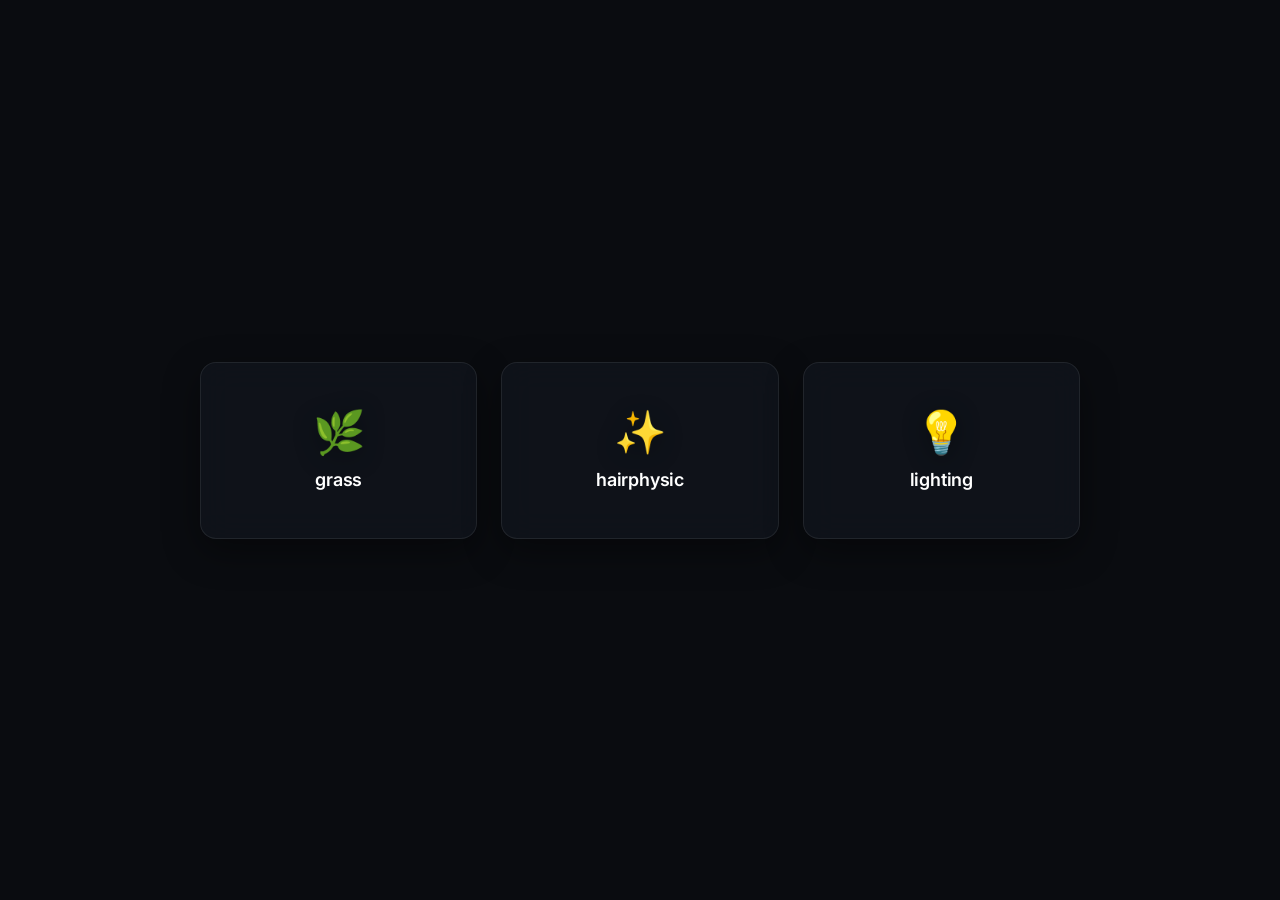
<file: index.html>
<!DOCTYPE html>
<html lang="en">

<head>
  <meta charset="utf-8">
  <meta name="viewport" content="width=device-width, initial-scale=1.0">
  <title>Select Destination</title>
  <link rel="icon"
    href="data:image/svg+xml,<svg xmlns=%22http://www.w3.org/2000/svg%22 viewBox=%220 0 100 100%22><text y=%22.9em%22 font-size=%2290%22>🌐</text></svg>">
  <link rel="preconnect" href="https://fonts.googleapis.com">
  <link rel="preconnect" href="https://fonts.gstatic.com" crossorigin>
  <link href="https://fonts.googleapis.com/css2?family=Inter:wght@400;500;600;700&display=swap" rel="stylesheet">
  <style>
    * {
      box-sizing: border-box;
      margin: 0;
      padding: 0;
    }

    body {
      background-color: #0a0c10;
      color: #f3f4f6;
      font-family: 'Inter', -apple-system, BlinkMacSystemFont, sans-serif;
      display: flex;
      justify-content: center;
      align-items: center;
      min-height: 100vh;
      padding: 24px;
      overflow: hidden;
    }

    .container {
      width: 100%;
      max-width: 880px;
      display: grid;
      grid-template-columns: repeat(3, 1fr);
      gap: 24px;
    }

    .card {
      display: flex;
      flex-direction: column;
      align-items: center;
      justify-content: center;
      gap: 16px;
      padding: 48px 28px;
      background: rgba(18, 22, 30, 0.7);
      backdrop-filter: blur(16px);
      -webkit-backdrop-filter: blur(16px);
      color: #f3f4f6;
      text-decoration: none;
      border-radius: 16px;
      border: 1px solid rgba(255, 255, 255, 0.08);
      box-shadow: 0 12px 36px rgba(0, 0, 0, 0.4);
      transition: all 0.25s cubic-bezier(0.16, 1, 0.3, 1);
      cursor: pointer;
      position: relative;
      overflow: hidden;
    }

    .card::before {
      content: '';
      position: absolute;
      inset: 0;
      border-radius: 16px;
      opacity: 0;
      transition: opacity 0.3s ease;
    }

    .card:hover {
      transform: translateY(-4px);
    }

    .card:hover::before {
      opacity: 1;
    }

    /* Grass Card Hover */
    .card.grass:hover {
      background: rgba(22, 30, 26, 0.85);
      border-color: rgba(52, 211, 153, 0.4);
      box-shadow: 0 16px 40px rgba(0, 0, 0, 0.5), 0 0 24px rgba(52, 211, 153, 0.15);
    }

    .card.grass::before {
      background: radial-gradient(circle at 50% 0%, rgba(52, 211, 153, 0.12), transparent 70%);
    }

    /* HairPhysic Card Hover */
    .card.hairphysic:hover {
      background: rgba(30, 22, 32, 0.85);
      border-color: rgba(236, 72, 153, 0.4);
      box-shadow: 0 16px 40px rgba(0, 0, 0, 0.5), 0 0 24px rgba(236, 72, 153, 0.15);
    }

    .card.hairphysic::before {
      background: radial-gradient(circle at 50% 0%, rgba(236, 72, 153, 0.12), transparent 70%);
    }

    /* Lighting Card Hover */
    .card.lighting:hover {
      background: rgba(34, 28, 18, 0.85);
      border-color: rgba(251, 191, 36, 0.4);
      box-shadow: 0 16px 40px rgba(0, 0, 0, 0.5), 0 0 24px rgba(251, 191, 36, 0.15);
    }

    .card.lighting::before {
      background: radial-gradient(circle at 50% 0%, rgba(251, 191, 36, 0.12), transparent 70%);
    }

    .card .icon {
      font-size: 42px;
      line-height: 1;
      filter: drop-shadow(0 4px 12px rgba(0, 0, 0, 0.4));
      transition: transform 0.25s ease;
    }

    .card:hover .icon {
      transform: scale(1.12);
    }

    .card .title {
      font-size: 18px;
      font-weight: 600;
      letter-spacing: -0.01em;
      color: #ffffff;
    }

    @media (max-width: 720px) {
      .container {
        grid-template-columns: 1fr;
        max-width: 320px;
        gap: 16px;
      }
      .card {
        padding: 36px 20px;
      }
    }
  </style>
</head>

<body>
  <div class="container">
    <a href="./grass/" class="card grass">
      <span class="icon">🌿</span>
      <span class="title">grass</span>
    </a>
    <a href="./hairphysic/" class="card hairphysic">
      <span class="icon">✨</span>
      <span class="title">hairphysic</span>
    </a>
    <a href="./lighting/" class="card lighting">
      <span class="icon">💡</span>
      <span class="title">lighting</span>
    </a>
  </div>
</body>

</html>
</file>
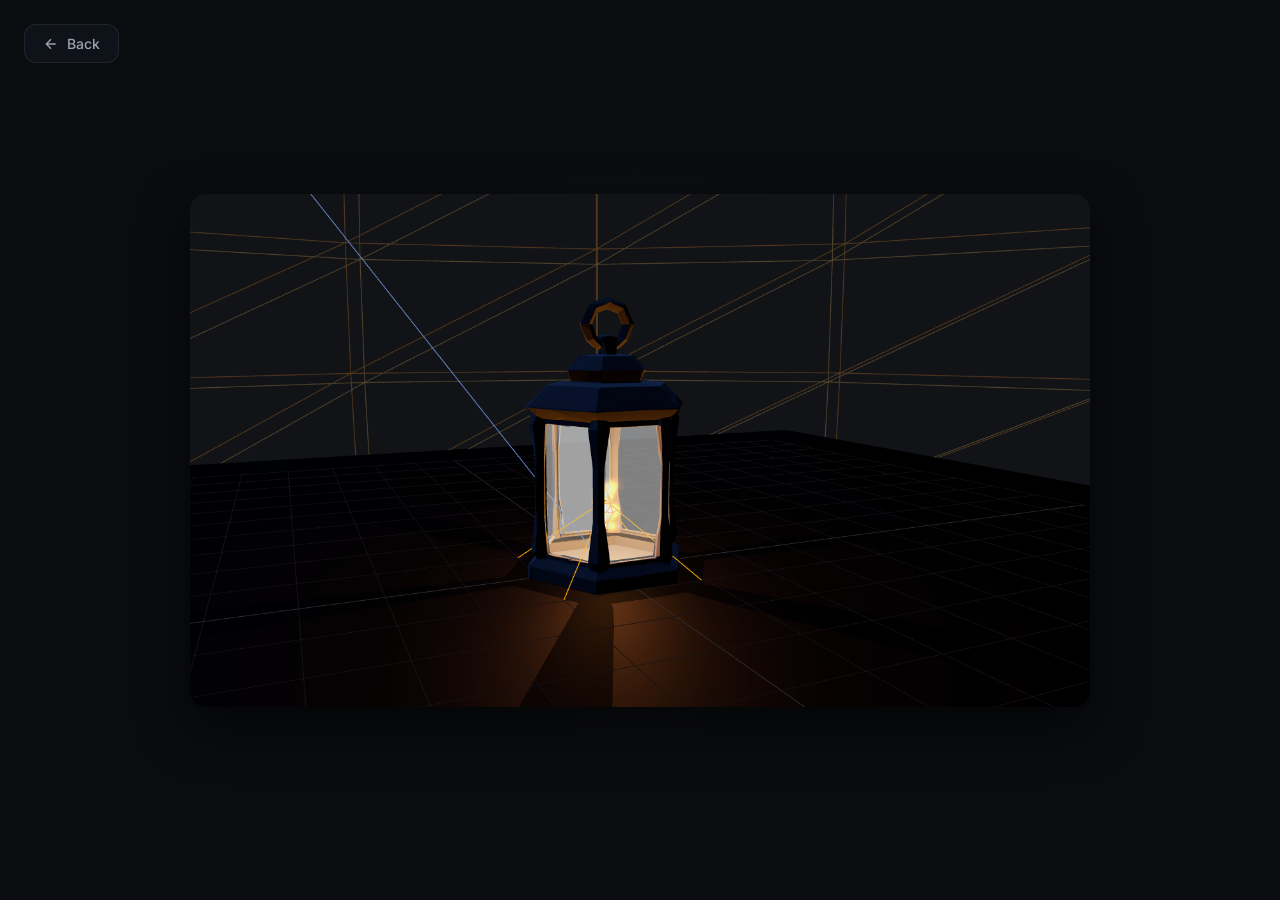
<file: lighting/index.html>
<!DOCTYPE html>
<html lang="en">

<head>
  <meta charset="utf-8">
  <meta name="viewport" content="width=device-width, initial-scale=1.0">
  <title>Lighting</title>
  <link rel="icon"
    href="data:image/svg+xml,<svg xmlns=%22http://www.w3.org/2000/svg%22 viewBox=%220 0 100 100%22><text y=%22.9em%22 font-size=%2290%22>💡</text></svg>">
  <link rel="preconnect" href="https://fonts.googleapis.com">
  <link rel="preconnect" href="https://fonts.gstatic.com" crossorigin>
  <link href="https://fonts.googleapis.com/css2?family=Inter:wght@400;500;600;700&display=swap" rel="stylesheet">
  <style>
    * {
      box-sizing: border-box;
      margin: 0;
      padding: 0;
    }

    body {
      background-color: #0a0c10;
      color: #f3f4f6;
      font-family: 'Inter', -apple-system, BlinkMacSystemFont, sans-serif;
      min-height: 100vh;
      display: flex;
      flex-direction: column;
      align-items: center;
      justify-content: center;
      padding: 24px;
      position: relative;
      overflow-x: hidden;
    }

    /* Ambient background glow */
    body::before {
      content: '';
      position: absolute;
      width: 600px;
      height: 600px;
      background: radial-gradient(circle, rgba(251, 191, 36, 0.08) 0%, rgba(245, 158, 11, 0.02) 50%, transparent 70%);
      top: 50%;
      left: 50%;
      transform: translate(-50%, -50%);
      pointer-events: none;
      z-index: 0;
    }

    /* Header Nav */
    header {
      position: absolute;
      top: 24px;
      left: 24px;
      z-index: 10;
    }

    .back-btn {
      display: inline-flex;
      align-items: center;
      gap: 8px;
      color: #9ca3af;
      text-decoration: none;
      font-size: 14px;
      font-weight: 500;
      padding: 10px 18px;
      background: rgba(18, 22, 30, 0.7);
      backdrop-filter: blur(16px);
      -webkit-backdrop-filter: blur(16px);
      border: 1px solid rgba(255, 255, 255, 0.08);
      border-radius: 12px;
      transition: all 0.2s ease;
    }

    .back-btn:hover {
      color: #ffffff;
      background: rgba(255, 255, 255, 0.1);
      border-color: rgba(255, 255, 255, 0.2);
      transform: translateX(-2px);
    }

    /* Main Showcase */
    .showcase-container {
      position: relative;
      z-index: 1;
      max-width: 900px;
      width: 100%;
      display: flex;
      justify-content: center;
      align-items: center;
    }

    .img-wrapper {
      max-width: 100%;
      max-height: 80vh;
      display: flex;
      justify-content: center;
      align-items: center;
      cursor: zoom-in;
    }

    .img-wrapper img {
      max-width: 100%;
      max-height: 80vh;
      object-fit: contain;
      border-radius: 16px;
      box-shadow: 0 20px 50px rgba(0, 0, 0, 0.6);
      transition: transform 0.3s ease;
    }

    .img-wrapper:hover img {
      transform: scale(1.02);
    }

    /* Modal for Fullscreen Zoom */
    .modal {
      display: none;
      position: fixed;
      inset: 0;
      background: rgba(5, 7, 10, 0.92);
      backdrop-filter: blur(24px);
      -webkit-backdrop-filter: blur(24px);
      z-index: 100;
      justify-content: center;
      align-items: center;
      padding: 20px;
      cursor: zoom-out;
      opacity: 0;
      transition: opacity 0.25s ease;
    }

    .modal.active {
      display: flex;
      opacity: 1;
    }

    .modal img {
      max-width: 95vw;
      max-height: 95vh;
      object-fit: contain;
      border-radius: 12px;
      box-shadow: 0 25px 60px rgba(0, 0, 0, 0.8);
    }

    .modal-close {
      position: absolute;
      top: 24px;
      right: 24px;
      color: #ffffff;
      font-size: 28px;
      background: rgba(255, 255, 255, 0.1);
      border: 1px solid rgba(255, 255, 255, 0.2);
      width: 44px;
      height: 44px;
      border-radius: 50%;
      display: flex;
      align-items: center;
      justify-content: center;
      cursor: pointer;
      transition: background 0.2s ease;
    }

    .modal-close:hover {
      background: rgba(255, 255, 255, 0.25);
    }
  </style>
</head>

<body>

  <header>
    <a href="../" class="back-btn">
      <svg width="16" height="16" fill="none" stroke="currentColor" stroke-width="2" viewBox="0 0 24 24">
        <path d="M19 12H5M12 19l-7-7 7-7" />
      </svg>
      Back
    </a>
  </header>

  <div class="showcase-container">
    <div class="img-wrapper" id="imgWrapper" title="Click to view full size">
      <img id="mainImage" src="./lantern.png" alt="Lighting Image" />
    </div>
  </div>

  <!-- Lightbox Modal -->
  <div class="modal" id="imageModal">
    <div class="modal-close">&times;</div>
    <img id="modalImg" src="./lantern.png" alt="Lighting Image Full View" />
  </div>

  <script>
    const imgWrapper = document.getElementById('imgWrapper');
    const modal = document.getElementById('imageModal');

    imgWrapper.addEventListener('click', () => {
      modal.classList.add('active');
    });

    modal.addEventListener('click', () => {
      modal.classList.remove('active');
    });
  </script>
</body>

</html>
</file>
